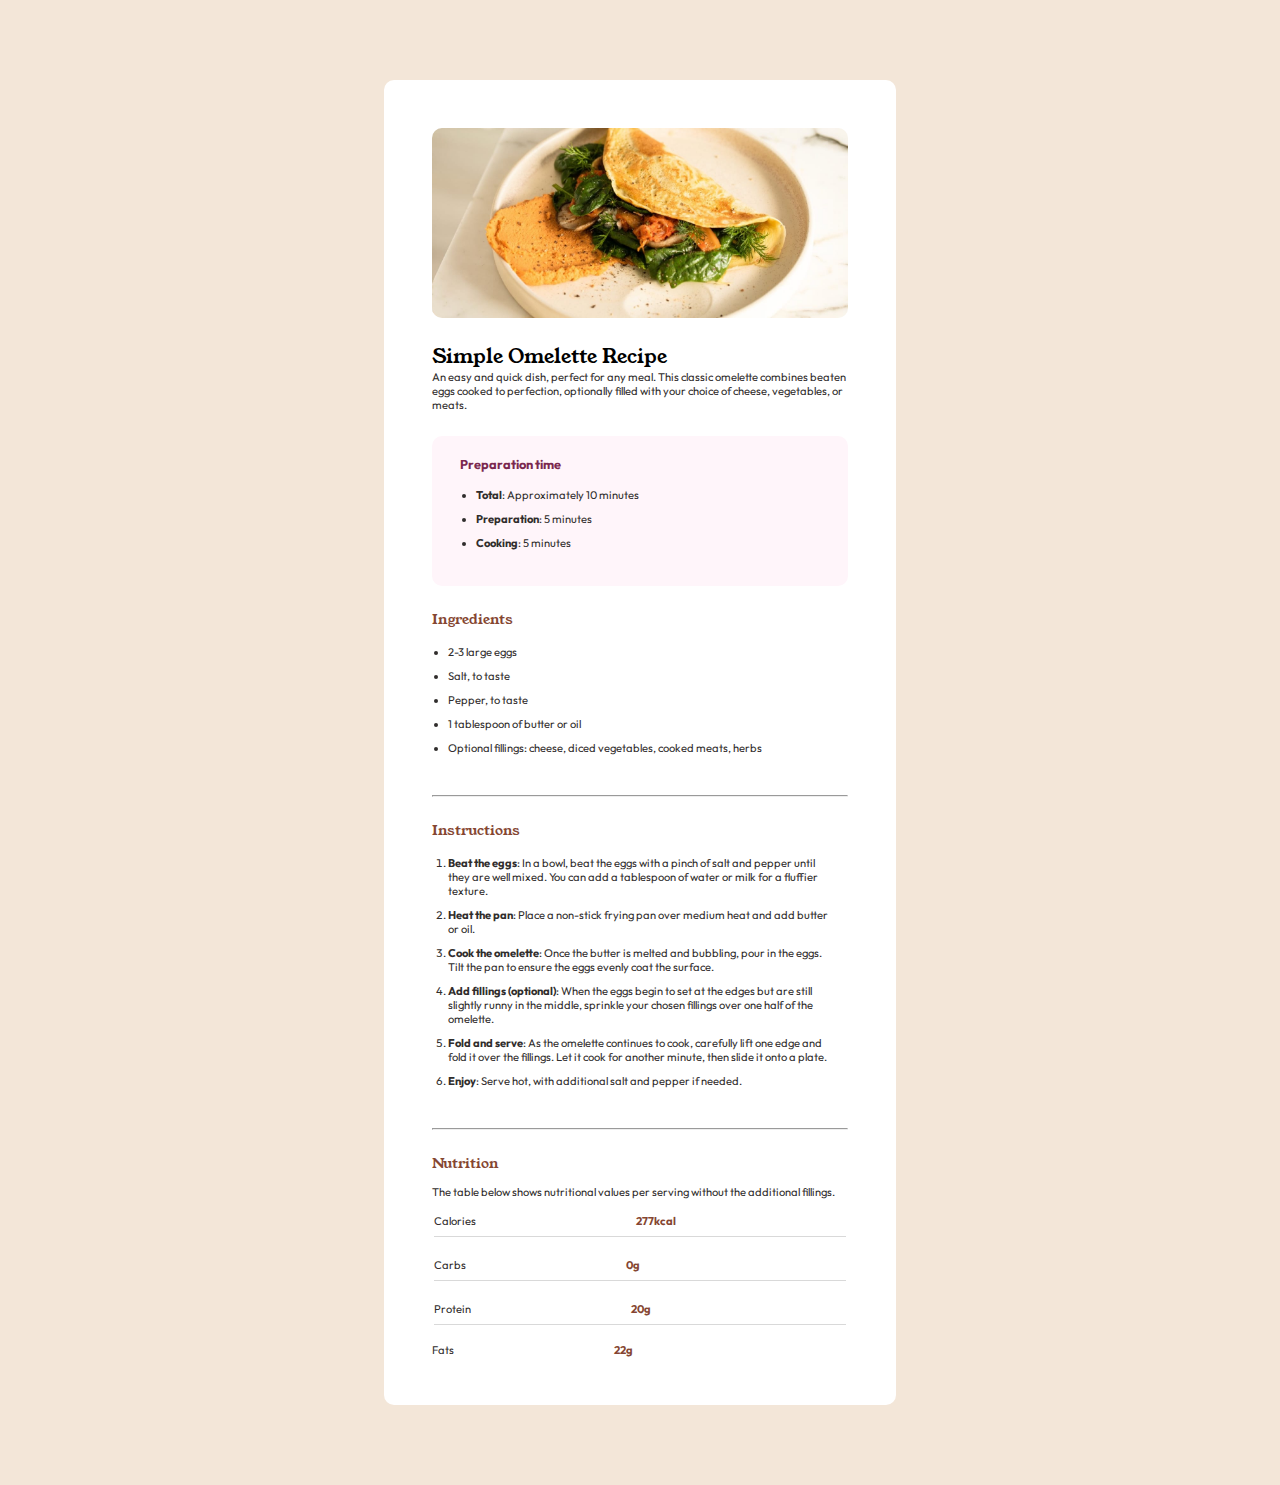
<file: recipe-page-main/recipe-page-main/index.html>
<!DOCTYPE html>
<html lang="en">
<head>
  <meta charset="UTF-8">
  <meta name="viewport" content="width=device-width, initial-scale=1.0"> <!-- displays site properly based on user's device -->

  <link rel="icon" type="image/png" sizes="32x32" href="./assets/images/favicon-32x32.png">
  
  <title>Recipe page</title>

  <!-- Feel free to remove these styles or customise in your own stylesheet 👍 -->
   <link rel="stylesheet" href="styles.css">
</head>
<body>
  <main id="wrapper">
    <img src="assets/images/image-omelette.jpeg" alt="A French omlette">
   <div id="head">
    <h1>Simple Omelette Recipe</h1>
      <p>
        An easy and quick dish, perfect for any meal. This classic omelette combines beaten eggs cooked 
        to perfection, optionally filled with your choice of cheese, vegetables, or meats.
      </p>
   </div>

   <div id="prep">
    <h3>Preparation time</h3>
      <ul>
        <li><b>Total</b>: Approximately 10 minutes</li>
        <li><b>Preparation</b>: 5 minutes</li>
        <li><b>Cooking</b>: 5 minutes</li>
      </ul>
   </div>

  <div id="ingredients">
    <h2>Ingredients</h2>
    <ul>
      <li>2-3 large eggs</li>
      <li>Salt, to taste</li>
      <li>Pepper, to taste</li>
      <li>1 tablespoon of butter or oil</li>
      <li>Optional fillings: cheese, diced vegetables, cooked meats, herbs</li>
    </ul>

  </div>

  <hr class="break">

  <div id="instructions">
    <h2>Instructions</h2>
    <ol>
      <li><b>Beat the eggs</b>: In a bowl, beat the eggs with a pinch of salt and pepper until they are well mixed. 
        You can add a tablespoon of water or milk for a fluffier texture.</li>
      <li><b>Heat the pan</b>: Place a non-stick frying pan over medium heat and add butter or oil.</li>
      <li><b>Cook the omelette</b>: Once the butter is melted and bubbling, pour in the eggs. Tilt the pan to ensure 
        the eggs evenly coat the surface.</li>
      <li><b>Add fillings (optional)</b>: When the eggs begin to set at the edges but are still slightly runny in the 
        middle, sprinkle your chosen fillings over one half of the omelette.</li>
      <li><b>Fold and serve</b>: As the omelette continues to cook, carefully lift one edge and fold it over the 
        fillings. Let it cook for another minute, then slide it onto a plate.</li>
      <li><b>Enjoy</b>: Serve hot, with additional salt and pepper if needed.</li>
    </ol>
  
  </div>

  <hr class="break">

  <div id="nutrition">
    <h2>Nutrition</h2>

    <p>The table below shows nutritional values per serving without the additional fillings.</p>

    <div id="table">
      <div id="cals">
        <p>Calories</p>
        <p><b>277kcal</b></p>
      </div>
      <div id="carbs">
        <p>Carbs</p>
        <p><b>0g</b></p>
      </div>
      <div id="protein">
        <p>Protein</p>
        <p><b>20g</b></p>
      </div>
      <div id="fats">
        <p>Fats</p>
        <p><b>22g</b></p>
      </div>
    </div>
  </div>
  </main>

</body>
</html>
</file>
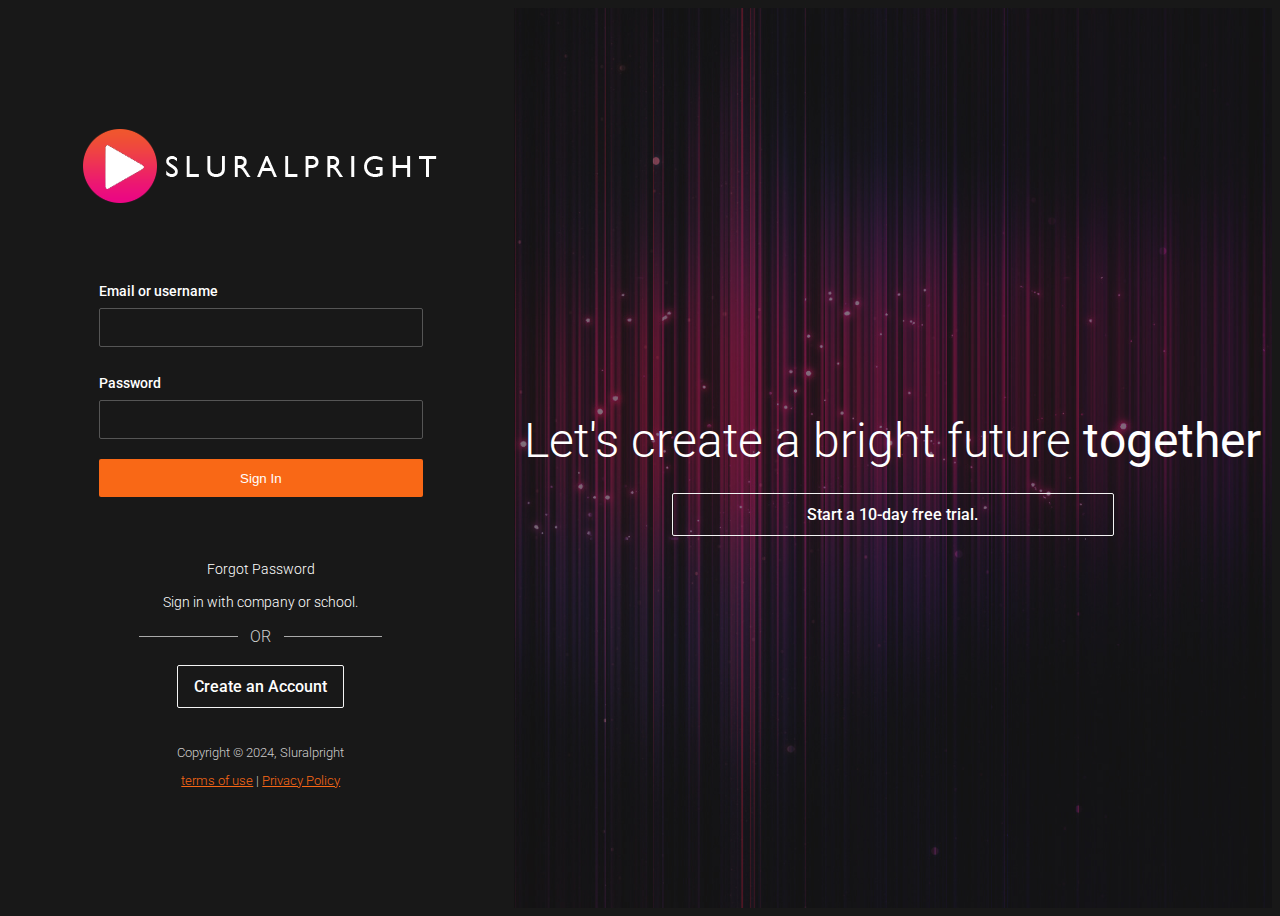
<file: Youtube projects/Pluralsight_clone/index.html>
<html lang="en">
<head>
    <meta charset="UTF-8">
    <meta name="viewport" content="width=device-width, initial-scale=1.0">
    <link rel="stylesheet" href="styles.css">
    <title>Sign In - Pluralsight</title>
</head>
<body>
    <div id="wrapper">
        <div id="left">
            <div id="signin">
                <div class="logo">
                   <img src="images/login-logo.png" alt="Slurlpight logo"> 
                </div>

                <form>
                    <div>
                        <label>Email or username</label>
                        <input type="text" class="text-input">
                    </div>
                    
                    <div>
                        <label>Password</label>
                        <input type="password" class="text-input">
                    </div>

                    <button type="submit" class="primary-btn">Sign In</button>
                </form>

                <div class="links">
                    <a href="#">Forgot Password</a>
                    <a href="#">Sign in with company or school.</a>
                </div>

                <div class="or">
                    <hr class="break">
                    <span>OR</span>
                    <hr class="break">
                </div>

                <a href="#" class="second-btn"> Create an Account</a>
            </div>
            <footer class="main-footer">
                <p>Copyright &copy; 2024, Sluralpright</p>
                <div>
                    <a href="#">terms of use</a> | <a href="#">Privacy Policy</a>
                </div>
            </footer>
        </div>
        <div id="right">
            <div id="showcase">
                <div class="showcase-content">
                    <h1 class="showcase-text">Let's create a bright future <strong>together</strong></h1>
                    <a href="" class="second-btn">Start a 10-day free trial.</a>
                </div>
            </div>
        </div>
    </div>
</body>
</html>
</file>
<file: recipe-page-main/recipe-page-main/styles.css>
*{
    margin: 0%;
    padding: 0%;
    box-sizing: border-box;
}

/*Fonts*/
@font-face {
    font-family: outfit;
    src: url(assets/fonts/outfit/Outfit-VariableFont_wght.ttf);
}

@font-face {
    font-family: young-serif;
    src: url(assets/fonts/young-serif/YoungSerif-Regular.ttf);
}

/*Body Styles*/
body{
    background-color: hsl(30, 54%, 90%);
    display: flex;
    justify-content: center;
}

main{
    width:40vw;
    font-family: outfit;
    background-color: white;
    display: flex;
    flex-direction: column;
    gap: 1.5em;
    margin: 5em;
    padding: 3em;
    border-radius: 10px;
}

/*Element Styles*/
img{
    object-fit:fill;
    width:100%;
    border-radius: 10px;
}

ul, ol{
    margin: 1rem;
}

h1,h2{
    font-family: young-serif;
    font-weight: 300;
}

h1{
    font-size: 1.25em;
}

h2{
    color:hsl(14, 45%, 36%);
    font-size: .85em;
}

h3{
    font-size: .80em;
    color: hsl(332, 51%, 32%);
}

p, li{
    color:hsl(24, 5%, 18%);
    font-size: .70em;
}

li{
    margin: 10px 0;
}

#table p b{
    color:hsl(14, 45%, 36%);
}

/*Section Styles*/
#prep{
    padding: 1.25em 1.75em;
    background-color: hsl(330, 100%, 98%);
    border-radius: 10px;
}

#nutrition #cals, #carbs, #protein, #fats{
    display: flex;
    gap: 10em;
}


#nutrition #cals, #carbs, #protein{
    margin: .10rem;
    padding: .10rem 0;
    border-bottom: .05em solid rgba(0, 0, 0, .15);
    padding-bottom: .5em;
}

#nutrition{
    display: flex;
    flex-direction: column;
    gap: .75rem;
}

#table{
    display: flex;
    flex-direction: column;
    gap:1em;
}

/*Media Queries*/
@media(max-width:500px){
    main{
        height: 100%;
        width:100%;
        margin: 0;
        border-radius: 0;
    }
}
</file>
<file: Youtube projects/Pluralsight_clone/styles.css>
@import url('https://fonts.googleapis.com/css2?family=Inter:wght@100..900&family=Roboto:ital,wght@0,100;0,300;0,400;0,500;0,700;0,900;1,100;1,300;1,400;1,500;1,700;1,900&display=swap');
*{
    box-sizing: border-box;
}

body{
    font-family: roboto, sans-serif;
    font-weight: 300;
    background: #181818;
    color: white;
    overflow: hidden;
}

h1,h2,h3,h4,h5,h6{
    font-weight: 300;
}

#wrapper{
    display: flex;
    flex-direction: row;
}

#left{
    display: flex;
    flex-direction: column;
    flex: 1;
    align-items: center;
    justify-content: center;
    height: 100vh;
}

#right{
    flex: 1;
}

/*Sign In*/
#signin{
    display: flex;
    flex-direction: column;
    justify-content: center;
    align-items: center;
    width: 80%;
    padding-bottom: 1rem;
} 

#signin form{
    width: 80%;
    padding-bottom: 3rem;
}

#signin .logo{
    margin-bottom: 8vh;
}

#sigin .logo img{
    width:300px;
}

#signin label{
    font-size: 0.9rem;
    line-height: 2rem;
    font-weight: 500;
}

#signin .text-input{
    margin-bottom: 1.3rem;
    width: 100%;
    border-radius: 2px;
    background: #181818;
    border: 1px solid #555;
    color: #ccc;
    padding: .5rem 1rem;
    line-height: 1.3rem;
}

#signin .primary-btn{
    width: 100%;
}

#sign-in .second-btn, .or, .links{
   width: 60%; 
}


#signin .links a{
    display:block;
    color: #fff;
    text-decoration: none;
    margin-bottom: 1rem;
    text-align: center;
    font-size: .9rem;
}

#signin .or{
    display: flex;
    flex-direction: row;
    margin-bottom: 1.2rem;
    align-items: center;
}

#signin .or .break{
    flex: auto;
    border: none;
    height: 1px;
    background: #aaa;
}

#signin .or span{
    color: #ccc;
    padding:0 0.8rem; 
}

.main-footer{
    color:#ccc;
    text-align: center;
    font-size: .8rem;
    max-width: 80%;
    padding-top: .5rem;
}

.main-footer a{
    color: #f96816;
    text-decoration: underline;
}

/*Showcase*/
#showcase{
    display: flex;
    justify-content: center;
    align-items: center;
    text-align: center;
    background: url('images/login-bg.jpg') no-repeat center center / cover;
    height: 100vh;
}

#showcase .showcase-text{
    font-size: 3rem;
    width: 100%;
    color: #fff;
    margin-bottom: 1.5rem;
}

#showcase .second-btn{
    width: 60%;
    margin: auto;
}

/*button*/
.primary-btn{
    padding: .7rem 1rem;
    height: 2.7 rem;
    display: block;
    border: 0;
    border-radius: 2px;
    font-weight: 500;
    background: #f96816;
    color: #fff;
    text-decoration: none;
    cursor: pointer;
    text-align: center;
    transition: all 0.5;
}

.primary-btn:hover{
    background-color: #f5864f;

}

.second-btn{
    padding: .7rem 1rem;
    height: 2.7 rem;
    display: block;
    border: 1px solid #f4f4f4;
    border-radius: 2px;
    font-weight: 500;
    background:none;
    color: #fff;
    text-decoration: none;
    cursor: pointer;
    text-align: center;
    transition: all 0.5;
}

.second-btn:hover{
    border-color: #ff7b39;
    color:#ff7b39;

}

/*Media Queries*/
@media(min-width: 1200px){
    #left{
        flex: 4;
    }

    #right{
        flex: 6;
    }
}

@media(max-width: 768px) {
    body{
        overflow: auto;
    }

    #right{
        display: none;
    }

    #left{
        justify-content: start;
        margin-top: 4vh;
    }

    #signin .logo{
        margin-bottom: 2vh;
    }

    #signin .text-input{
        margin-bottom: .7rem;
    }

    #main-footer{
        padding-top: 1rem;
    }
}
</file>
